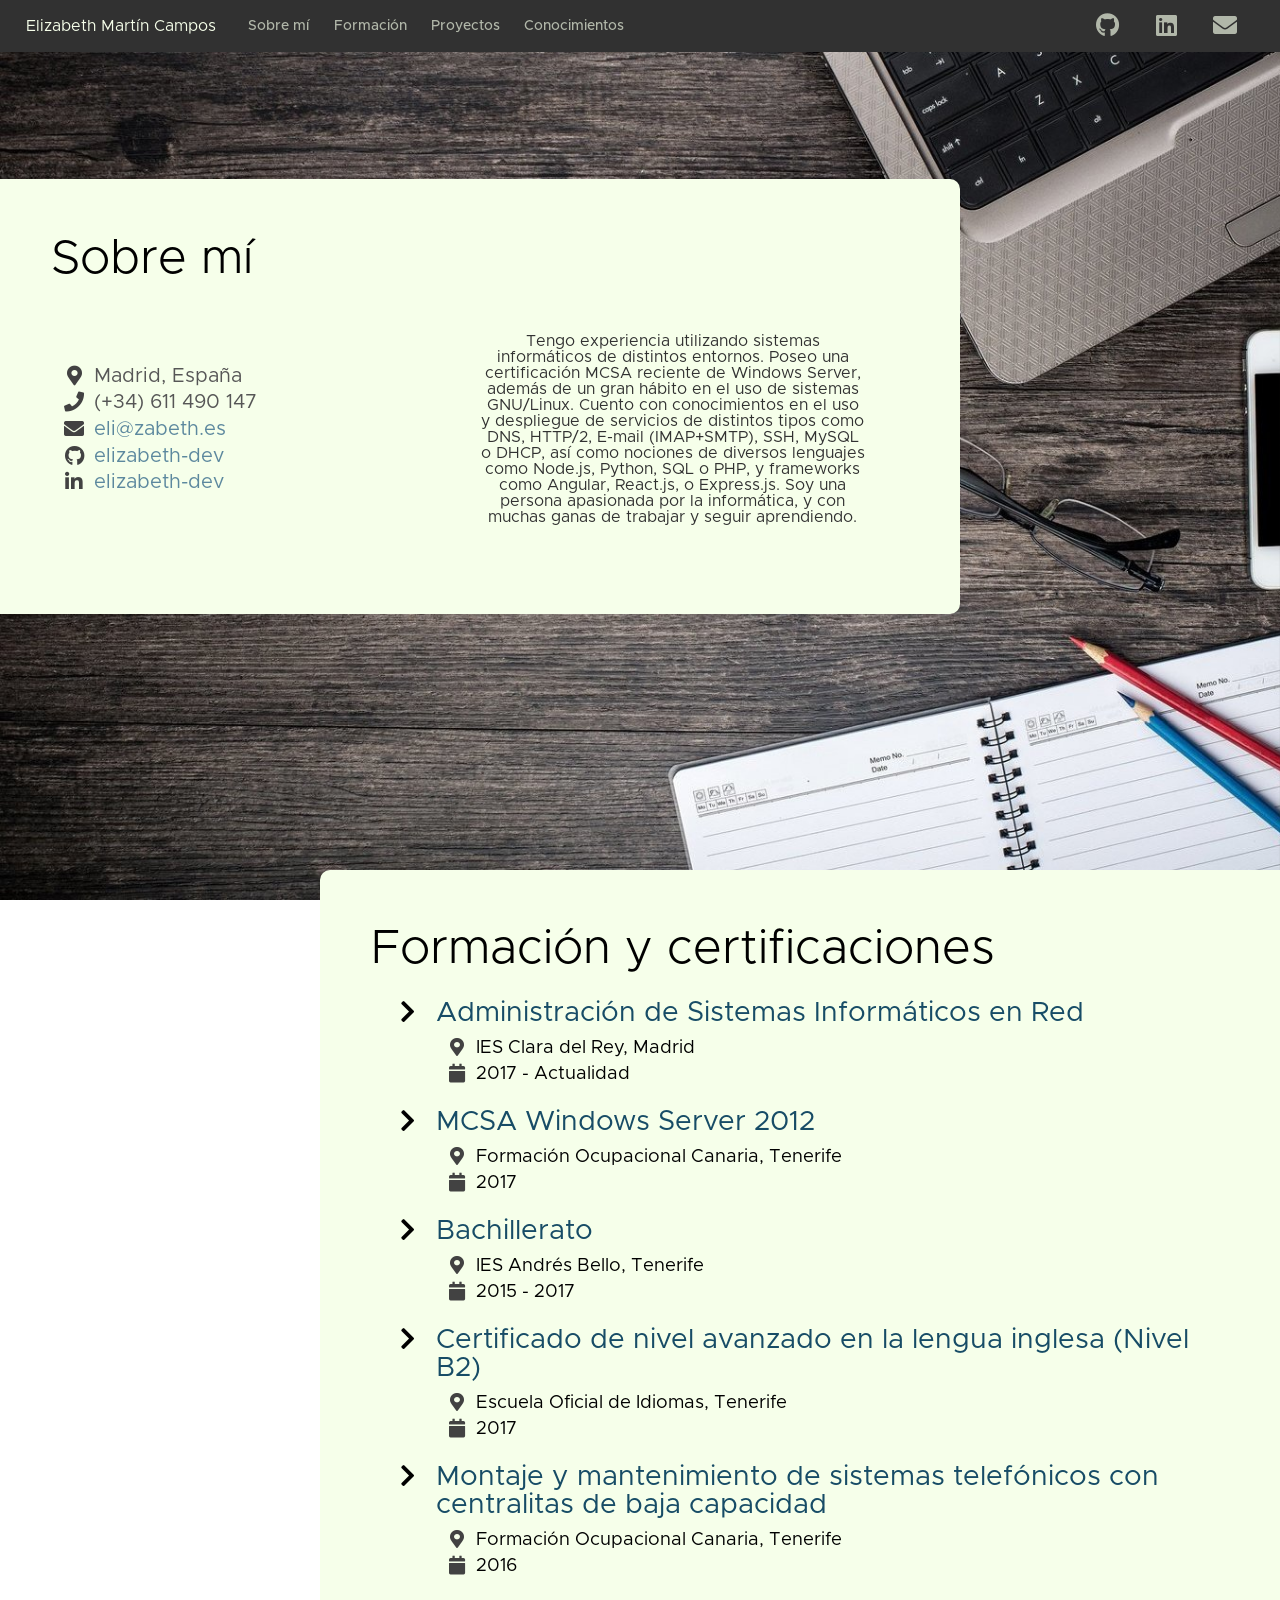
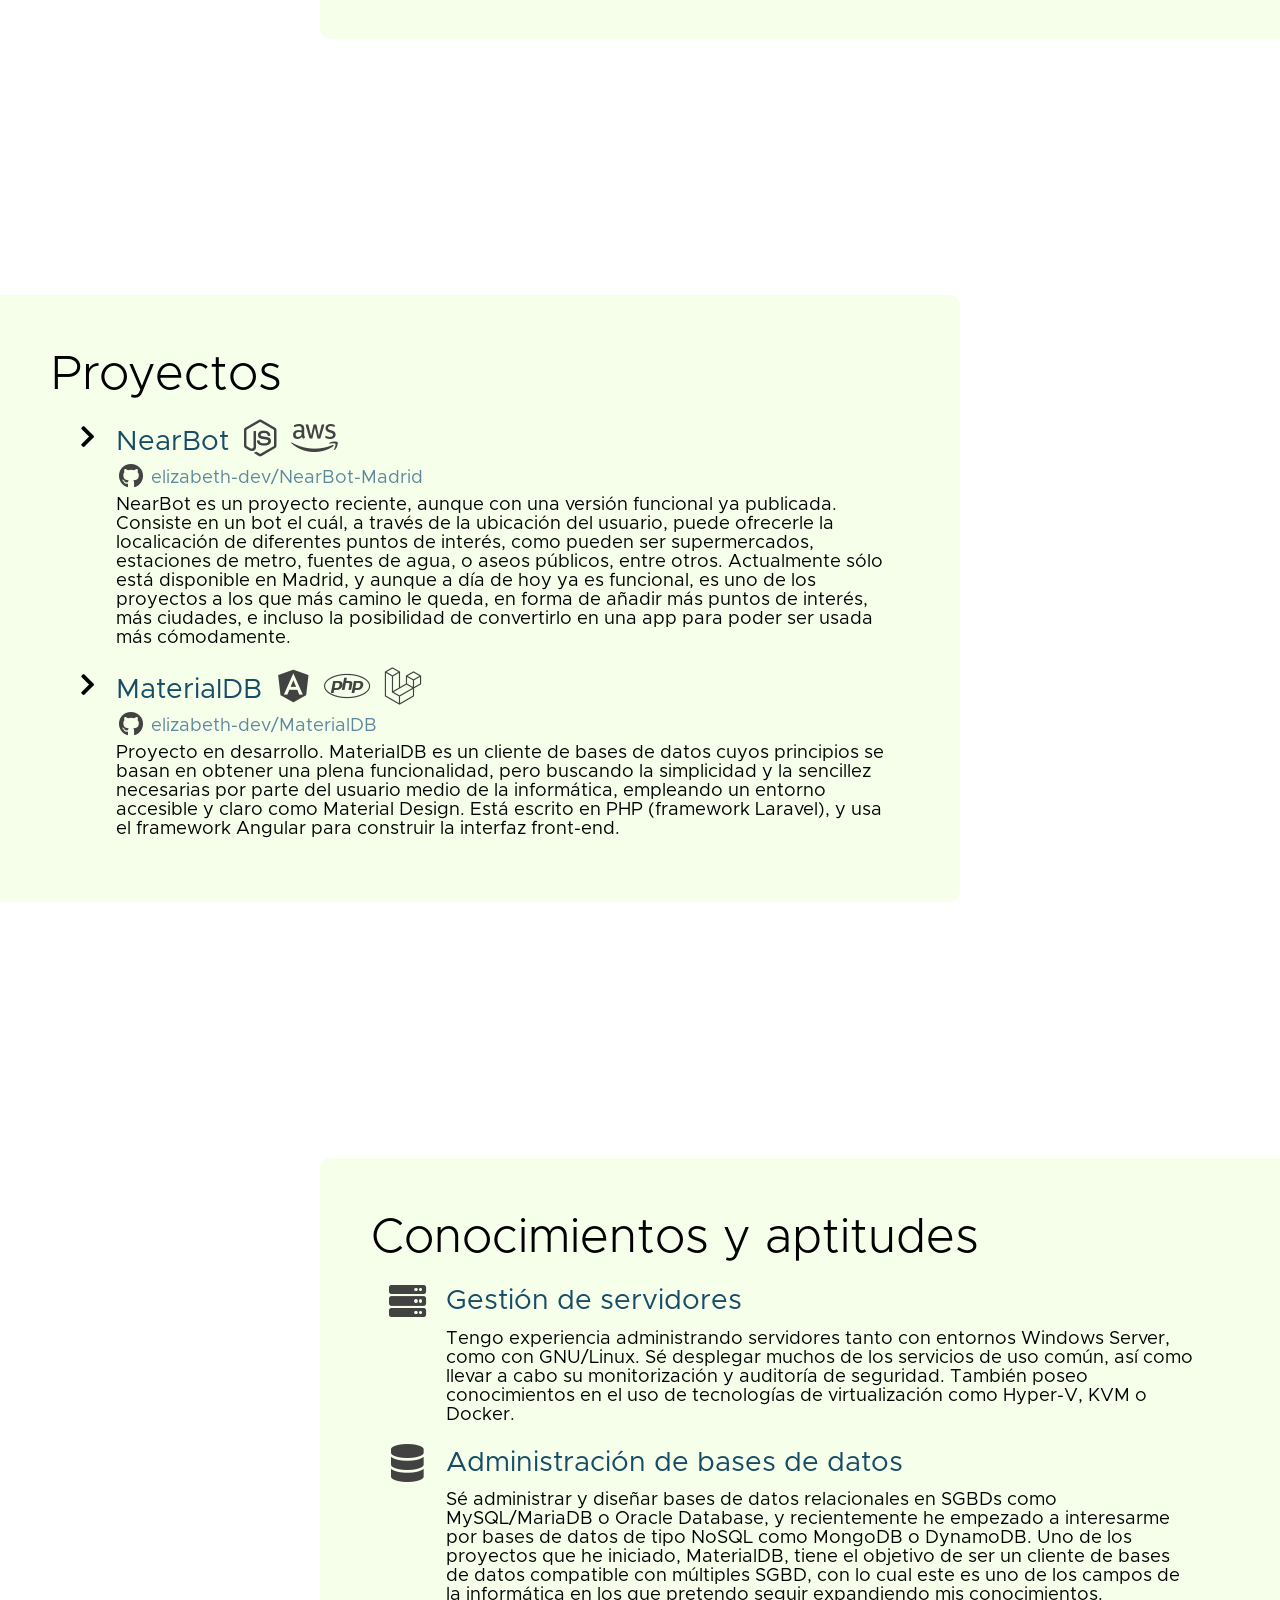
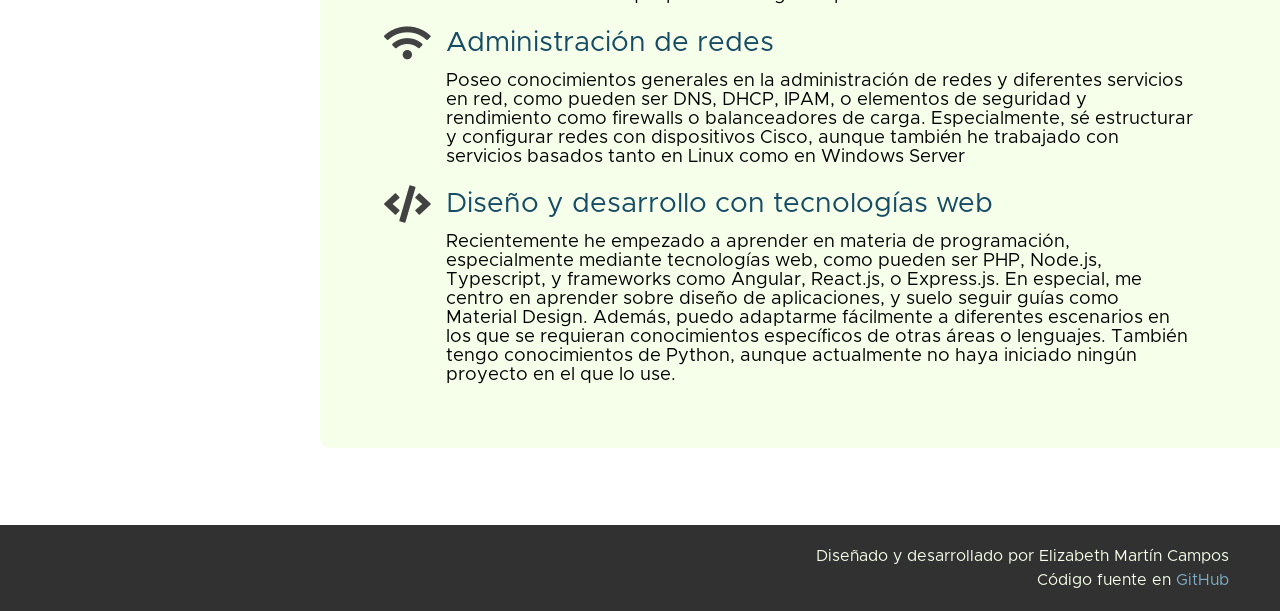
<file: index.html>
<!DOCTYPE html>
<html lang="es">
<head>
	<meta charset="UTF-8">
	<meta name="viewport" content="width=device-width, initial-scale=1.0">
	<meta http-equiv="X-UA-Compatible" content="ie=edge">
	<title>Elizabeth</title>
	<link rel="stylesheet" href="css/style.css">
	<link rel="stylesheet" href="https://use.fontawesome.com/releases/v5.2.0/css/all.css" integrity="sha384-hWVjflwFxL6sNzntih27bfxkr27PmbbK/iSvJ+a4+0owXq79v+lsFkW54bOGbiDQ" crossorigin="anonymous">
</head>
<body>
	<nav id="nav">
		<div class="wrapper">
			<span>Elizabeth Martín Campos</span>
		<a href="javascript:void(0);" class="menu-icon" onclick="menu()"><i class="fa fa-bars fa-fw fa-lg"></i></a>
		</div>
		<div class="menu" id="menu">
			<div class="nav-links">
				<a href="#sobre" onclick="linkScroll(this);return false;"><div><span>Sobre mí</span></div></a>
				<a href="#formacion" onclick="linkScroll(this);return false;"><div><span>Formación</span></div></a>
				<a href="#proyectos" onclick="linkScroll(this);return false;"><div><span>Proyectos</span></div></a>
				<a href="#conocimientos" onclick="linkScroll(this);return false;"><div><span>Conocimientos</span></div></a>
			</div>
			<div class="nav-buttons">
				<a href="https://github.com/elizabeth-dev"><i class="fab fa-github fa-fw"></i></a>
				<a href="https://linkedin.com/in/elizabeth-dev"><i class="fab fa-linkedin fa-fw"></i></a>
				<a href="mailto:eli@zabeth.es"><i class="fas fa-envelope fa-fw"></i></a>
			</div>
		</div>
	</nav>
	<div id='b-4' class="background"></div>
	<div id='b-3' class="background"></div>
	<div id='b-2' class="background"></div>
	<div id='b-1' class="background"></div>
	<span id="sobre"></span>
	<div id="sobreC" class="category left">
		<h1>Sobre mí</h1>
		<div class="sobre-content content">
			<ul class="fa-ul">
				<li><span class="fa-li"><i class="fas fa-map-marker-alt fa-fw"></i></span>Madrid, España</li>
				<li><span class="fa-li"><i class="fas fa-phone fa-fw"></i></span>(+34) 611 490 147</li>
				<li><span class="fa-li"><i class="fas fa-envelope fa-fw"></i></span><a href="mailto:eli@zabeth.es">eli@zabeth.es</a></li>
				<li><span class="fa-li"><i class="fab fa-github fa-fw"></i></span><a href="https://github.com/elizabeth-dev">elizabeth-dev</a></li>
				<li><span class="fa-li"><i class="fab fa-linkedin-in fa-fw"></i></span><a href="https://linkedin.com/in/elizabeth-dev">elizabeth-dev</a></li>
			</ul>
			<p>
				Tengo experiencia utilizando sistemas informáticos de distintos entornos. Poseo una certificación MCSA reciente de Windows Server, además de un gran hábito en el uso de sistemas GNU/Linux. Cuento con conocimientos en el uso y despliegue de servicios de distintos tipos como DNS, HTTP/2, E-mail (IMAP+SMTP), SSH, MySQL o DHCP, así como nociones de diversos lenguajes como Node.js, Python, SQL o PHP, y frameworks como Angular, React.js, o Express.js. Soy una persona apasionada por la informática, y con muchas ganas de trabajar y seguir aprendiendo.
			</p>
		</div>
	</div>
	<span id="formacion"></span>
	<div id="formacionC" class="category right">
		<h1>Formación y certificaciones</h1>
		<div class="formacion-content content">
			<ul class="fa-ul">
				<li class="entrada">
					<span class="title">
						<span class="fa-li"><i class="fas fa-chevron-right fa-fw fa-sm"></i></span>Administración de Sistemas Informáticos en Red
					</span>
					<ul class="fa-ul">
						<li><span class="fa-li"><i class="fas fa-map-marker-alt fa-fw"></i></span>IES Clara del Rey, Madrid</li>
						<li><span class="fa-li"><i class="fas fa-calendar fa-fw"></i></span>2017 - Actualidad</li>
					</ul>
				</li>
				<li class="entrada">
					<span class="title">
						<span class="fa-li"><i class="fas fa-chevron-right fa-fw fa-sm"></i></span>MCSA Windows Server 2012
					</span>
					<ul class="fa-ul">
						<li><span class="fa-li"><i class="fas fa-map-marker-alt fa-fw"></i></span>Formación Ocupacional Canaria, Tenerife</li>
						<li><span class="fa-li"><i class="fas fa-calendar fa-fw"></i></span>2017</li>
					</ul>
				</li>
				<li class="entrada">
					<span class="title">
						<span class="fa-li"><i class="fas fa-chevron-right fa-fw fa-sm"></i></span>Bachillerato
					</span>
					<ul class="fa-ul">
						<li><span class="fa-li"><i class="fas fa-map-marker-alt fa-fw"></i></span>IES Andrés Bello, Tenerife</li>
						<li><span class="fa-li"><i class="fas fa-calendar fa-fw"></i></span>2015 - 2017</li>
					</ul>
				</li>
				<li class="entrada">
					<span class="title">
						<span class="fa-li"><i class="fas fa-chevron-right fa-fw fa-sm"></i></span>Certificado de nivel avanzado en la lengua inglesa (Nivel B2)
					</span>
					<ul class="fa-ul">
						<li><span class="fa-li"><i class="fas fa-map-marker-alt fa-fw"></i></span>Escuela Oficial de Idiomas, Tenerife</li>
						<li><span class="fa-li"><i class="fas fa-calendar fa-fw"></i></span>2017</li>
					</ul>
				</li>
				<li class="entrada">
					<span class="title">
						<span class="fa-li"><i class="fas fa-chevron-right fa-fw fa-sm"></i></span>Montaje y mantenimiento de sistemas telefónicos con centralitas de baja capacidad
					</span>
					<ul class="fa-ul">
						<li><span class="fa-li"><i class="fas fa-map-marker-alt fa-fw"></i></span>Formación Ocupacional Canaria, Tenerife</li>
						<li><span class="fa-li"><i class="fas fa-calendar fa-fw"></i></span>2016</li>
					</ul>
				</li>
			</ul>
		</div>
	</div>
	<span id="proyectos"></span>
	<div id="proyectosC" class="category left">
		<h1>Proyectos</h1>
		<div class="proyectos-content content">
			<ul class="fa-ul">
				<li class="entrada">
					<span class="title">
						<span class="fa-li"><i class="fas fa-chevron-right fa-fw fa-sm"></i></span>NearBot <span class="langs"><i class="fab fa-node-js fa-fw fa-lg"></i> <i class="fab fa-aws fa-fw fa-lg"></i></span>
					</span>
					<ul>
						<li><i class="fab fa-github fa-fw fa-lg"></i><a href="https://github.com/elizabeth-dev/NearBot-Madrid">  elizabeth-dev/NearBot-Madrid</a></li>
						<li>NearBot es un proyecto reciente, aunque con una versión funcional ya publicada. Consiste en un bot el cuál, a través de la ubicación del usuario, puede ofrecerle la localicación de diferentes puntos de interés, como pueden ser supermercados, estaciones de metro, fuentes de agua, o aseos públicos, entre otros. Actualmente sólo está disponible en Madrid, y aunque a día de hoy ya es funcional, es uno de los proyectos a los que más camino le queda, en forma de añadir más puntos de interés, más ciudades, e incluso la posibilidad de convertirlo en una app para poder ser usada más cómodamente.</li>
					</ul>
				</li>
				<li class="entrada">
					<span class="title">
						<span class="fa-li"><i class="fas fa-chevron-right fa-fw fa-sm"></i></span>MaterialDB <span class="langs"><i class="fab fa-angular fa-fw fa-lg"></i> <i class="fab fa-php fa-fw fa-lg"></i> <i class="fab fa-laravel fa-fw fa-lg"></i></span>
					</span>
					<ul>
						<li><i class="fab fa-github fa-fw fa-lg"></i><a href="https://github.com/elizabeth-dev/MaterialDB">  elizabeth-dev/MaterialDB</a></li>
						<li>Proyecto en desarrollo. MaterialDB es un cliente de bases de datos cuyos principios se basan en obtener una plena funcionalidad, pero buscando la simplicidad y la sencillez necesarias por parte del usuario medio de la informática, empleando un entorno accesible y claro como Material Design. Está escrito en PHP (framework Laravel), y usa el framework Angular para construir la interfaz front-end.</li>
					</ul>
				</li>
			</ul>	
		</div>
	</div>
	<span id="conocimientos"></span>
	<div id="conocimientosC" class="category right">
		<h1>Conocimientos y aptitudes</h1>
		<div class="conocimientos-content content">
			<ul class="fa-ul">
				<li class="entrada">
					<span class="title">
						<span class="fa-li"><i class="fas fa-server fa-fw fa-lg"></i></span>Gestión de servidores
					</span>
					<p>Tengo experiencia administrando servidores tanto con entornos Windows Server, como con GNU/Linux. Sé desplegar muchos de los servicios de uso común, así como llevar a cabo su monitorización y auditoría de seguridad. También poseo conocimientos en el uso de tecnologías de virtualización como Hyper-V, KVM o Docker.</p>
				</li>
				<li class="entrada">
					<span class="title">
						<span class="fa-li"><i class="fas fa-database fa-fw fa-lg"></i></span>Administración de bases de datos
					</span>
					<p>Sé administrar y diseñar bases de datos relacionales en SGBDs como MySQL/MariaDB o Oracle Database, y recientemente he empezado a interesarme por bases de datos de tipo NoSQL como MongoDB o DynamoDB. Uno de los proyectos que he iniciado, MaterialDB, tiene el objetivo de ser un cliente de bases de datos compatible con múltiples SGBD, con lo cual este es uno de los campos de la informática en los que pretendo seguir expandiendo mis conocimientos.</p>
				</li>
				<li class="entrada">
					<span class="title">
						<span class="fa-li"><i class="fas fa-wifi fa-fw fa-lg"></i></span>Administración de redes
					</span>
					<p>Poseo conocimientos generales en la administración de redes y diferentes servicios en red, como pueden ser DNS, DHCP, IPAM, o elementos de seguridad y rendimiento como firewalls o balanceadores de carga. Especialmente, sé estructurar y configurar redes con dispositivos Cisco, aunque también he trabajado con servicios basados tanto en Linux como en Windows Server</p>
				</li>
				<li class="entrada">
					<span class="title">
						<span class="fa-li"><i class="fas fa-code fa-fw fa-lg"></i></span>Diseño y desarrollo con tecnologías web
					</span>
					<p>Recientemente he empezado a aprender en materia de programación, especialmente mediante tecnologías web, como pueden ser PHP, Node.js, Typescript, y frameworks como Angular, React.js, o Express.js. En especial, me centro en aprender sobre diseño de aplicaciones, y suelo seguir guías como Material Design. Además, puedo adaptarme fácilmente a diferentes escenarios en los que se requieran conocimientos específicos de otras áreas o lenguajes. También tengo conocimientos de Python, aunque actualmente no haya iniciado ningún proyecto en el que lo use.</p>
				</li>
			</ul>
		</div>
	</div>
	<footer>
		<span>
			Diseñado y desarrollado por Elizabeth Martín Campos<br>
			Código fuente en <a href="https://github.com/elizabeth-dev/eli.zabeth.es">GitHub</a>
		</span>
	</footer>
	<script src="js/scroll.js"></script>
	<script src="js/links.js"></script>
	<script src="js/menu.js"></script>
</body>
</html>
</file>
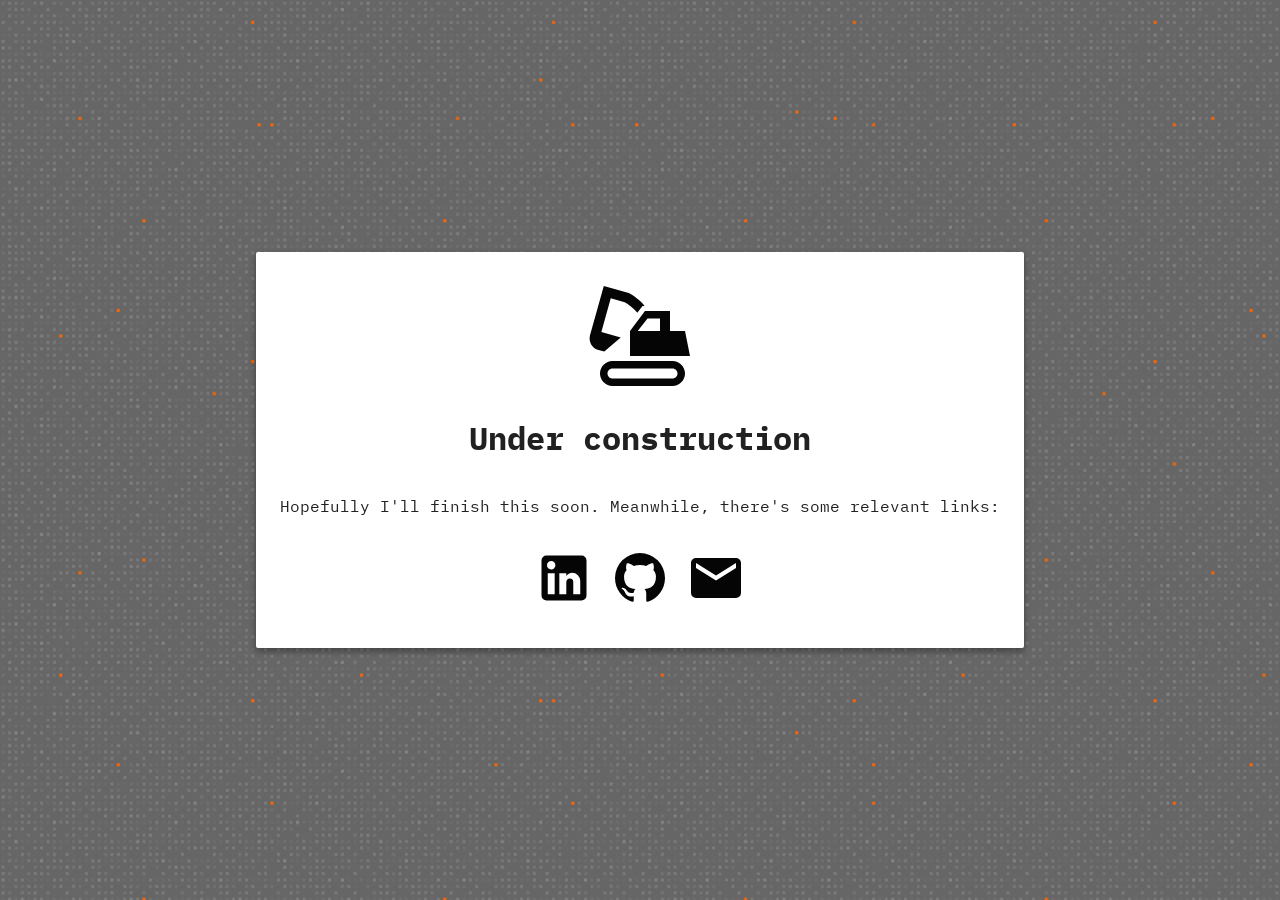
<file: public/index.html>
<!DOCTYPE html>
<html lang="es">
<head>
	<meta charset="UTF-8">

	<link as="style" href="style.css" rel="preload">
	<link as="image" href="./assets/background.svg" rel="preload" type="image/svg+xml">
	<link as="image" href="./assets/icons/excavator.svg" rel="preload" type="image/svg+xml">
	<link as="image" href="./assets/icons/linkedin.svg" rel="preload" type="image/svg+xml">
	<link as="image" href="./assets/icons/github.svg" rel="preload" type="image/svg+xml">
	<link as="image" href="./assets/icons/email.svg" rel="preload" type="image/svg+xml">
	<link as="style" href="https://fonts.googleapis.com/css2?family=IBM+Plex+Mono&display=swap" rel="preload">

	<meta content="width=device-width, initial-scale=1, viewport-fit=cover" name="viewport">
	<meta content="ie=edge" http-equiv="X-UA-Compatible">

	<link href="style.css" rel="stylesheet">
	<link href="https://fonts.googleapis.com/css2?family=IBM+Plex+Mono&display=swap" rel="stylesheet">

	<title>Elizabeth Martín Campos</title>
</head>
<body>
<div class="card">
	<img alt="Excavator icon" class="excavator" src="./assets/icons/excavator.svg">
	<h1>Under construction</h1>
	<p>Hopefully I'll finish this soon. Meanwhile, there's some relevant links:</p>
	<div class="links">
		<a class="link linkedin" href="https://www.linkedin.com/in/elizabeth-dev/" title="elizabeth-dev">
			<img alt="Excavator icon" class="icon" src="./assets/icons/linkedin.svg">
		</a>
		<a class="link github" href="https://github.com/elizabeth-dev" title="elizabeth-dev">
			<img alt="Excavator icon" class="icon" src="./assets/icons/github.svg">
		</a>
		<a class="link mail" href="mailto:me@elizabeth.sh" title="me@elizabeth.sh">
			<img alt="Excavator icon" class="icon" src="./assets/icons/email.svg">
		</a>
	</div>
</div>
</body>
</html>
</file>
<file: css/style.css>
@font-face {
	font-family: Metropolis;
	src: url("../font/Metropolis-Regular.woff2") format("woff2"),
	url("../font/Metropolis-Regular.woff") format("woff");
}
@font-face {
	font-family: Metropolis;
	src: url("../font/Metropolis-Light.woff2") format("woff2"),
	url("../font/Metropolis-Light.woff") format("woff");
	font-weight: 200;
}
@font-face {
	font-family: Metropolis;
	src: url("../font/Metropolis-Medium.woff2") format("woff2"),
	url("../font/Metropolis-Medium.woff") format("woff");
	font-weight: 500;
}
html, body {
    height: 100%;
    width: 100%;
    margin: 0;
    padding: 0;	
    font-family: Metropolis, Helvetica, Arial, sans-serif;
}
body {
	background-size: cover;
	display: flex;
	flex-direction: column;
	background-attachment: fixed;
}
.background {
	background-size: cover;
	background-attachment: fixed;
	height: 100%;
	width: 100%;
	position: fixed;
	-webkit-transition: opacity 500ms ease-out;
	-moz-transition: opacity 500ms ease-out;
	-o-transition: opacity 500ms ease-out;
	transition: opacity 500ms ease-out;
}
#b-1 {
	background-image: url('../img/background-1.jpg');
}
#b-2 {
	background-image: url('../img/background-2.jpg');
}
#b-3 {
	background-image: url('../img/background-3.jpg');
}
#b-4 {
	background-image: url('../img/background-4.jpg');
}
.column {
	flex-direction: column;
}
a {
    text-decoration: none;
	color: unset;
	-webkit-transition: color 300ms ease-out;
	-moz-transition: color 300ms ease-out;
	-o-transition: color 300ms ease-out;
	transition: color 300ms ease-out;
}
h1 {
	font-weight: 200;
	font-size: 3em;
	margin: 2% 0;
}
/* Navbar */
nav {
    width: 100%;
    background-color: #313131;
    color: #F6FFEA;
    position: fixed;
    z-index: 10;
    display: flex;
    align-items: center;
    padding: 1% 2%;
    box-sizing: border-box;
}
.menu {
	display: flex;
	align-items: center;
	box-sizing: border-box;
	justify-content: unset;
	flex-grow: 1;
}
.menu-icon {
	display: none;
}
/* Navbar links*/
.nav-links {
    display: flex;
    margin: 0 auto 0 2%;
    box-sizing: border-box;
    height: 100%;
    align-items: center;
    justify-content: space-between;
    font-size: 14px;
    white-space: nowrap;
    font-weight: 500;
}
.line {
	content: "";
	display: inline-block;
	background-color: #F6FFEA;
	opacity: 0.30;
	width: 1px;
	height: 2em;
	box-sizing: border-box;
	margin: 0 1% 0 0;
}
.nav-links a {
	display: contents;
}
.nav-links div {
	opacity: .65;
	height: 100%;
	display: flex;
	align-items: center;
	padding: 0 4%;
	-webkit-transition: opacity 300ms ease-out;
    -moz-transition: opacity 300ms ease-out;
    -o-transition: opacity 300ms ease-out;
    transition: opacity 300ms ease-out;
}
.nav-links div:hover {
	opacity: 1;
}
.nav-buttons {
	display: flex;
	box-sizing: border-box;
	height: 100%;
	align-items: center;
	font-size: 1.5em;
	flex: 1 0 auto;
	justify-content: flex-end;
	margin-left: auto;
}
.nav-buttons a {
	opacity: .65;
	-webkit-transition: opacity 300ms ease-out;
	-moz-transition: opacity 300ms ease-out;
	-o-transition: opacity 300ms ease-out;
	transition: opacity 300ms ease-out;
	margin: 0 2%;
}
.nav-buttons a:hover {
	opacity: 1;
}
.category {
	width: 75%;
	background-color: #F6FFEA;
	margin: 14% auto 6% auto;
	padding: 3% 4%;
	box-sizing: border-box;
	z-index: 1;
}
.category.left {
	margin-left: 0;
	border-radius: 0 10px 10px 0;
}
.category.right {
	margin-right: 0;
	border-radius: 10px 0 0 10px;
	z-index: 1;
}
.category a {
	color: #5C889E;
}
.category a:hover {
	color: #174C66;
}
.category .content {
	margin: 3% 0;
}
.entrada {
	margin: 3%;
}
.title {
	font-size: 1.75em;
	color: #174C66;
}
.sobre-content {
	display: flex;
	align-items: center;
	justify-content: space-between;
	padding: 1% 5%;
}
.sobre-content ul {
	white-space: nowrap;
	margin: 0;
}
.sobre-content li {
	font-size: 1.25em;
	margin: 4% 0;
	color: #565656;
}
.sobre-content li span {
	color: #424242;
}
.sobre-content p {
	width: 50%;
	text-align: center;
	color: #313131;
	font-size: 1em;
}
.formacion-content .title .fa-li {
	color: #000000;
}
.formacion-content li ul {
	margin: 1.5% 2.5em;
}
.formacion-content li ul li {
	font-size: 1.15em;
	margin: 1% 0;
}
.formacion-content li ul li .fa-li {
	color: #424242;
}
.proyectos-content .title .fa-li {
	color: #000000;
}
.proyectos-content .title .langs {
	color: #424242;
}
.proyectos-content li ul {
	list-style-type: none;
	margin: 1.5% 0;
	padding: 0;
}
.proyectos-content li ul li {
	font-size: 1.15em;
	margin: 1% 0;
}
.proyectos-content li ul li i {
	color: #424242;
}
.conocimientos-content .title {
	margin-left: 10px;
}
.conocimientos-content .title .fa-li {
	color: #424242;
}
.conocimientos-content .entrada p {
	font-size: 1.15em;
	margin: 0.75em 10px;
}
footer {
	width: 100%;
	background-color: #313131;
	box-sizing: border-box;
	padding: 1.5% 4%;
	color: #F6FFEA;
	text-align: end;
	line-height: 24px;
	z-index: 1;
}
footer a {
	color: #7fafc7;
}
footer a:hover {
	color: #5c889e;
}
@media only screen and (max-width: 600px) {
	h1 {
		margin: 7% 0;
		font-size: 2.5em;
	}
	.category {
		width: 100%;
		margin: 66% auto 33% auto;
		padding: 3% 8%;
	}
	.category.left, .category.right {
		border-radius: 0;
	}
	.entrada {
		margin: 10% 0;
	}
	nav {
		padding: 5%;
	}
	.wrapper {
		margin: 3% 0;
		width: 100%;
	}
	.nav-links {
		display: flex;
		flex-direction: column;
		width: unset;
		margin: 6% 0;
	}
	.nav-links a {
		line-height: 40px;
		font-size: 16px;
	}
	.nav-buttons {
		justify-content: center;
	}
	.nav-buttons a {
		margin: 15% 10% 5% 10%;
	}
	.menu-icon {
		display: unset;
		float: right;
		margin: 0 3%;
	}
	.menu {
		flex-direction: column;
		overflow: hidden;
	}
	.menu a {
		display: none;
	}
	.menu a.menu-icon {
		float: right;
		display: block;
	}
	.menu.responsive {
		position: relative;
		overflow: unset;
	}
	.menu.menu.responsive a.menu-icon {
		position: absolute;
		right: 0;
		top: 0;
	}
	.menu.responsive a {
		float: none;
		display: block;
		text-align: left;
	}
	.sobre-content {
		flex-direction: column;
		padding: 1%;
		align-items: unset;
	}
	.sobre-content ul {
		margin-left: 2.5em;
	}
	.sobre-content li {
		margin: 3% 0;
	}
	.sobre-content p {
		width: 100%;
		text-align: left;
	}
	.formacion-content li ul {
		margin: 4% 2.5em;
	}
	.formacion-content li ul li {
		margin: 3% 0;
	}
	.proyectos-content li ul {
		margin: 4% 0;
	}
	.proyectos-content li ul li {
		margin: 3% 0;
	}
	footer {
		padding: 3% 8%;
		text-align: start;
	}
}
</file>
<file: public/style.css>
html, body {
    height: 100%;
    width: 100%;
    margin: 0;
    padding: 0;
    font-family: 'IBM Plex Mono', monospace;
    color: rgba(0, 0, 0, 0.87);
}

a {
    color: inherit;
}

body {
    display: flex;
    flex-direction: column;
    align-items: center;
    justify-content: center;
    background-color: #666666;

    background-image: url("./assets/background.svg");
    background-attachment: fixed;
    background-size: cover;
}

.card {
    display: flex;
    flex-direction: column;
    align-items: center;
    margin: 16px;
    padding: 24px;
    background-color: rgb(255, 255, 255);
    border-radius: 2px;
    box-shadow: 0 3px 6px rgba(0,0,0,0.16), 0 3px 6px rgba(0,0,0,0.23);
    text-align: center;
}

.card .excavator {
    width: 120px;
    height: 120px;
}

.card .links {
    display: flex;
    align-items: center;
    justify-content: center;
    margin: 8px;
}

.card .links .link {
    display: flex;
}

.card .links .link .icon {
    height: 60px;
    width: 60px;
    margin: 8px;

}
</file>
